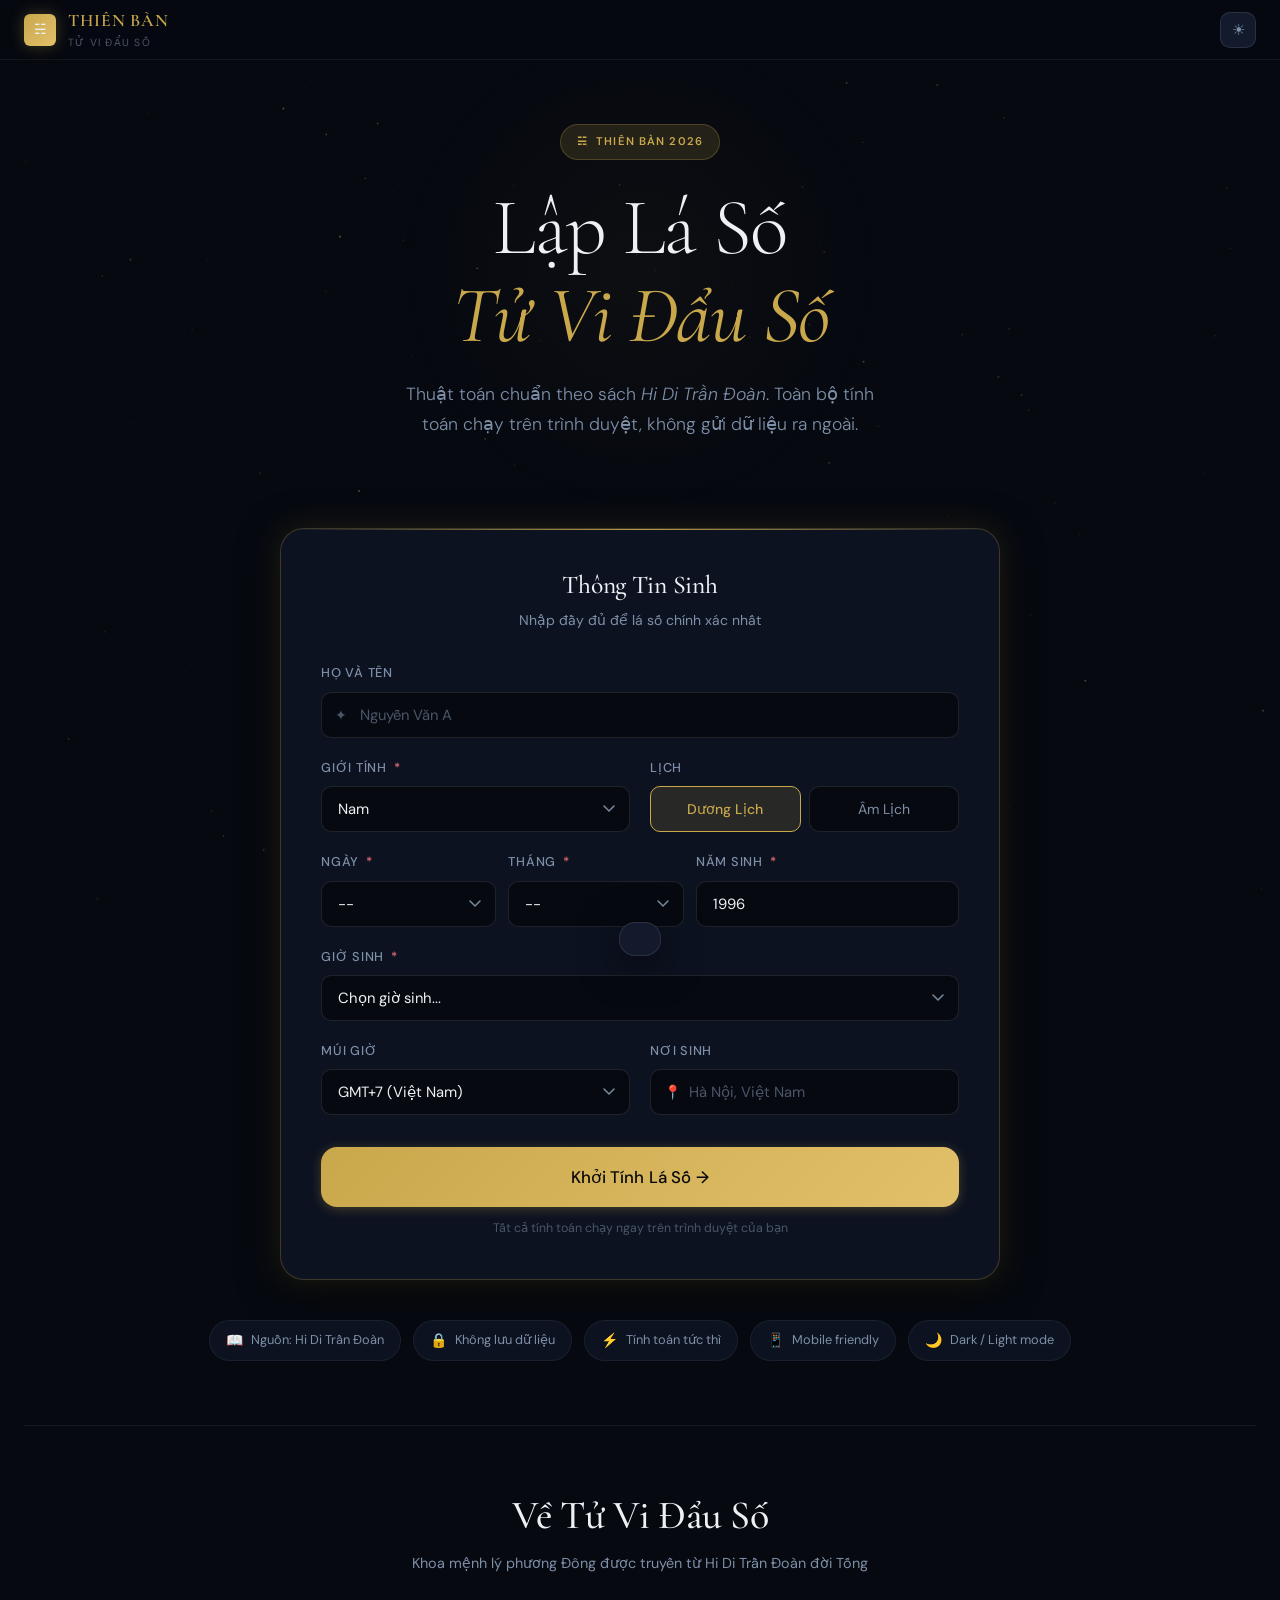
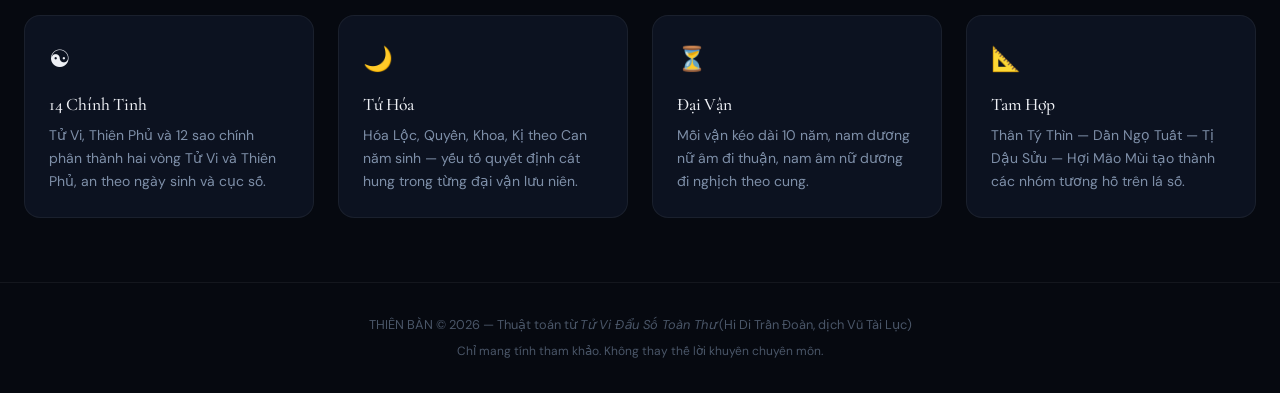
<file: thienban/index.html>
<!DOCTYPE html>
<html lang="vi" data-theme="dark">
<head>
<meta charset="UTF-8">
<meta name="viewport" content="width=device-width,initial-scale=1,maximum-scale=1">
<title>Thiên Bàn — Lập Lá Số Tử Vi Đẩu Số</title>
<meta name="description" content="Lập lá số Tử Vi Đẩu Số trực tuyến. Thuật toán chuẩn theo sách Hi Di Trần Đoàn. Miễn phí, không cần đăng nhập.">
<link rel="preconnect" href="https://fonts.googleapis.com">
<link rel="preconnect" href="https://fonts.gstatic.com" crossorigin>
<link href="https://fonts.googleapis.com/css2?family=Cormorant+Garamond:ital,wght@0,300;0,400;0,500;0,600;0,700;1,300;1,400;1,500&family=DM+Sans:opsz,wght@9..40,300;9..40,400;9..40,500;9..40,600&family=DM+Mono:wght@300;400;500&display=swap" rel="stylesheet">
<link rel="stylesheet" href="css/design-system.css">
<link rel="stylesheet" href="css/landing.css">
<link rel="stylesheet" href="css/laso.css">
<style>
/* Extra inline polish */
.hero-decoration {
  position:absolute;top:-40px;left:50%;transform:translateX(-50%);
  width:500px;height:500px;border-radius:50%;
  background:radial-gradient(circle,rgba(201,168,76,0.04) 0%,transparent 70%);
  pointer-events:none;
}
[data-theme="light"] .hero-decoration{background:radial-gradient(circle,rgba(139,90,35,0.05) 0%,transparent 70%);}

.form-section-divider{
  display:flex;align-items:center;gap:12px;
  margin:20px 0 8px;
  font-size:0.7rem;font-weight:700;letter-spacing:0.1em;
  text-transform:uppercase;color:var(--text-tertiary);
}
.form-section-divider::before,.form-section-divider::after{
  content:'';flex:1;height:1px;background:var(--border-subtle);
}
.laso-header-bar{
  display:flex;align-items:center;gap:12px;margin-bottom:20px;
}
.back-btn{
  display:flex;align-items:center;gap:6px;
  padding:8px 14px;border:1px solid var(--border-default);
  border-radius:8px;background:var(--bg-elevated);
  color:var(--text-secondary);font-size:0.8125rem;
  cursor:pointer;transition:all .15s;text-decoration:none;
  font-family:var(--font-body);
}
.back-btn:hover{border-color:var(--border-gold);color:var(--text-gold);}
.laso-actions{display:flex;gap:8px;margin-left:auto;}
@media print{
  .site-header,.back-btn,.laso-actions,.drawer,.drawer-overlay,.laso-tabs{display:none!important;}
  body{background:#fff!important;}
  .laso-grid-wrapper{max-width:100%!important;}
}
</style>
</head>
<body>
<!-- Starfield -->
<div class="starfield"><canvas id="starfieldCanvas"></canvas></div>

<!-- Header -->
<header class="site-header">
  <div class="container header-inner">
    <a href="#" class="logo" onclick="showView('landing');return false;">
      <div class="logo-icon">☵</div>
      <div>
        <div class="logo-text">THIÊN BÀN</div>
        <div class="logo-sub">Tử Vi Đẩu Số</div>
      </div>
    </a>
    <div class="header-actions">
      <button class="theme-toggle" id="themeToggle" title="Chuyển chủ đề">☀</button>
    </div>
  </div>
</header>

<!-- Main -->
<main class="main-content">

  <!-- ═══ LANDING VIEW ═══ -->
  <div class="view active" id="view-landing">
    <div class="container">
      <!-- Hero -->
      <section class="hero" style="position:relative;">
        <div class="hero-decoration"></div>
        <div class="hero-eyebrow animate-in">
          <span>☵</span>
          <span>THIÊN BÀN 2026</span>
        </div>
        <h1 class="hero-title animate-in animate-in-delay-1">
          Lập Lá Số<br><em>Tử Vi Đẩu Số</em>
        </h1>
        <p class="hero-subtitle animate-in animate-in-delay-2">
          Thuật toán chuẩn theo sách <em>Hi Di Trần Đoàn</em>. Toàn bộ tính toán chạy trên trình duyệt, không gửi dữ liệu ra ngoài.
        </p>
      </section>

      <!-- Form -->
      <div class="animate-in animate-in-delay-3">
        <form class="form-card" id="formLapLaSo" autocomplete="off">
          <div class="form-card-header">
            <h2 class="form-card-title">Thông Tin Sinh</h2>
            <p class="form-card-desc">Nhập đầy đủ để lá số chính xác nhất</p>
          </div>

          <div class="form-grid">
            <!-- Họ tên -->
            <div class="form-group full-width">
              <label class="form-label">Họ và Tên</label>
              <div class="input-wrapper">
                <span class="input-icon">✦</span>
                <input type="text" name="ten" class="form-input" placeholder="Nguyễn Văn A" maxlength="60">
              </div>
            </div>

            <!-- Giới tính -->
            <div class="form-group">
              <label class="form-label">Giới Tính <span class="required">*</span></label>
              <select name="gioi_tinh" class="form-select" required>
                <option value="nam">Nam</option>
                <option value="nu">Nữ</option>
              </select>
            </div>

            <!-- Âm/Dương Lịch -->
            <div class="form-group">
              <label class="form-label">Lịch</label>
              <div class="radio-group">
                <div class="radio-option">
                  <input type="radio" name="lich" id="lichDuong" value="duong" checked>
                  <label for="lichDuong">Dương Lịch</label>
                </div>
                <div class="radio-option">
                  <input type="radio" name="lich" id="lichAm" value="am">
                  <label for="lichAm">Âm Lịch</label>
                </div>
              </div>
            </div>

            <!-- Ngày Tháng Năm -->
            <div class="date-row">
              <div class="form-group">
                <label class="form-label">Ngày <span class="required">*</span></label>
                <!-- Ngày -->
<select name="ngay" class="form-select" required>
  <option value="">--</option>
  <option value="1">1</option>
  <option value="2">2</option>
  <option value="3">3</option>
  <option value="4">4</option>
  <option value="5">5</option>
  <option value="6">6</option>
  <option value="7">7</option>
  <option value="8">8</option>
  <option value="9">9</option>
  <option value="10">10</option>
  <option value="11">11</option>
  <option value="12">12</option>
  <option value="13">13</option>
  <option value="14">14</option>
  <option value="15">15</option>
  <option value="16">16</option>
  <option value="17">17</option>
  <option value="18">18</option>
  <option value="19">19</option>
  <option value="20">20</option>
  <option value="21">21</option>
  <option value="22">22</option>
  <option value="23">23</option>
  <option value="24">24</option>
  <option value="25">25</option>
  <option value="26">26</option>
  <option value="27">27</option>
  <option value="28">28</option>
  <option value="29">29</option>
  <option value="30">30</option>
  <option value="31">31</option>
</select>
              </div>
              <div class="form-group">
                <label class="form-label">Tháng <span class="required">*</span></label>
               <!-- Tháng -->
<select name="thang" class="form-select" required>
  <option value="">--</option>
  <option value="1">01</option>
  <option value="2">02</option>
  <option value="3">03</option>
  <option value="4">04</option>
  <option value="5">05</option>
  <option value="6">06</option>
  <option value="7">07</option>
  <option value="8">08</option>
  <option value="9">09</option>
  <option value="10">10</option>
  <option value="11">11</option>
  <option value="12">12</option>
</select>
              </div>
              <div class="form-group date-year">
                <label class="form-label">Năm Sinh <span class="required">*</span></label>
                <input type="number" name="nam" id="inp-nam" class="form-input" placeholder="1990" min="1900" max="2050" required>
              </div>
            </div>

            <!-- Giờ sinh -->
            <div class="form-group full-width">
              <label class="form-label">Giờ Sinh <span class="required">*</span></label>
              <select name="gio" class="form-select" required>
                <option value="">Chọn giờ sinh...</option>
                <option value="0">Giờ Tý (23:00 – 01:00)</option>
                <option value="1">Giờ Sửu (01:00 – 03:00)</option>
                <option value="2">Giờ Dần (03:00 – 05:00)</option>
                <option value="3">Giờ Mão (05:00 – 07:00)</option>
                <option value="4">Giờ Thìn (07:00 – 09:00)</option>
                <option value="5">Giờ Tị (09:00 – 11:00)</option>
                <option value="6">Giờ Ngọ (11:00 – 13:00)</option>
                <option value="7">Giờ Mùi (13:00 – 15:00)</option>
                <option value="8">Giờ Thân (15:00 – 17:00)</option>
                <option value="9">Giờ Dậu (17:00 – 19:00)</option>
                <option value="10">Giờ Tuất (19:00 – 21:00)</option>
                <option value="11">Giờ Hợi (21:00 – 23:00)</option>
              </select>
            </div>

            <!-- Múi giờ -->
            <div class="form-group">
              <label class="form-label">Múi Giờ</label>
              <select name="timezone" class="form-select">
                <option value="7" selected>GMT+7 (Việt Nam)</option>
                <option value="8">GMT+8 (Trung Quốc)</option>
                <option value="0">GMT+0 (UTC)</option>
                <option value="-5">GMT-5 (Mỹ EST)</option>
                <option value="-8">GMT-8 (Mỹ PST)</option>
              </select>
            </div>

            <!-- Nơi sinh (hiển thị nhưng không tính) -->
            <div class="form-group">
              <label class="form-label">Nơi Sinh</label>
              <div class="input-wrapper">
                <span class="input-icon">📍</span>
                <input type="text" name="noisinh" class="form-input" placeholder="Hà Nội, Việt Nam" maxlength="80">
              </div>
            </div>
          </div>

          <!-- Submit -->
          <div class="form-submit">
            <button type="submit" class="btn btn-primary btn-xl btn-full">
              Khởi Tính Lá Số →
            </button>
            <p class="form-hint">Tất cả tính toán chạy ngay trên trình duyệt của bạn</p>
          </div>
        </form>
      </div>

      <!-- Feature chips -->
      <div class="feature-chips animate-in animate-in-delay-4">
        <div class="feature-chip"><span class="chip-icon">📖</span>Nguồn: Hi Di Trần Đoàn</div>
        <div class="feature-chip"><span class="chip-icon">🔒</span>Không lưu dữ liệu</div>
        <div class="feature-chip"><span class="chip-icon">⚡</span>Tính toán tức thì</div>
        <div class="feature-chip"><span class="chip-icon">📱</span>Mobile friendly</div>
        <div class="feature-chip"><span class="chip-icon">🌙</span>Dark / Light mode</div>
      </div>

      <!-- Info cards -->
      <section class="info-section">
        <div class="section-heading">
          <h2>Về Tử Vi Đẩu Số</h2>
          <p>Khoa mệnh lý phương Đông được truyền từ Hi Di Trần Đoàn đời Tống</p>
        </div>
        <div class="info-grid">
          <div class="info-card">
            <div class="info-card-icon">☯</div>
            <h3 class="info-card-title">14 Chính Tinh</h3>
            <p class="info-card-text">Tử Vi, Thiên Phủ và 12 sao chính phân thành hai vòng Tử Vi và Thiên Phủ, an theo ngày sinh và cục số.</p>
          </div>
          <div class="info-card">
            <div class="info-card-icon">🌙</div>
            <h3 class="info-card-title">Tứ Hóa</h3>
            <p class="info-card-text">Hóa Lộc, Quyền, Khoa, Kị theo Can năm sinh — yếu tố quyết định cát hung trong từng đại vận lưu niên.</p>
          </div>
          <div class="info-card">
            <div class="info-card-icon">⏳</div>
            <h3 class="info-card-title">Đại Vận</h3>
            <p class="info-card-text">Mỗi vận kéo dài 10 năm, nam dương nữ âm đi thuận, nam âm nữ dương đi nghịch theo cung.</p>
          </div>
          <div class="info-card">
            <div class="info-card-icon">📐</div>
            <h3 class="info-card-title">Tam Hợp</h3>
            <p class="info-card-text">Thân Tý Thìn — Dần Ngọ Tuất — Tị Dậu Sửu — Hợi Mão Mùi tạo thành các nhóm tương hỗ trên lá số.</p>
          </div>
        </div>
      </section>
    </div>

    <!-- Footer -->
    <footer class="site-footer">
      <div class="container">
        <p>THIÊN BÀN © 2026 — Thuật toán từ <em>Tử Vi Đẩu Số Toàn Thư</em> (Hi Di Trần Đoàn, dịch Vũ Tài Lục)</p>
        <p style="margin-top:6px;font-size:0.75rem;color:var(--text-tertiary)">Chỉ mang tính tham khảo. Không thay thế lời khuyên chuyên môn.</p>
      </div>
    </footer>
  </div>

  <!-- ═══ LÁ SỐ VIEW ═══ -->
  <div class="view" id="view-laso">
    <div class="container laso-view">
      <!-- Back & Header Bar -->
      <div class="laso-header-bar">
        <button class="back-btn" id="btnBack">← Quay lại</button>
        <div class="laso-actions">
          <button class="btn btn-secondary" onclick="window.print()" style="height:36px;padding:0 14px;font-size:0.8rem;">🖨 In</button>
        </div>
      </div>

      <!-- Person header -->
      <div class="laso-header">
        <div class="laso-person-info">
          <h2 id="lasoName">—</h2>
          <div class="laso-person-meta" id="lasoMeta"></div>
        </div>
      </div>

      <!-- Tabs -->
      <div class="laso-tabs">
        <div class="tabs-nav">
          <button class="tab-btn active" data-tab="laso">Lá Số</button>
          <button class="tab-btn" data-tab="daivan">Đại Vận</button>
          <button class="tab-btn" data-tab="thongtin">Thông Tin</button>
        </div>
      </div>

      <!-- Content -->
      <div id="lasoContent"></div>
    </div>
  </div>

</main>

<!-- ═══ DRAWER ═══ -->
<div class="drawer-overlay" id="drawerOverlay"></div>
<aside class="drawer" id="drawer">
  <div class="drawer-header">
    <span id="drawerTitle" style="font-family:var(--font-display);font-size:1.1rem;font-weight:500;"></span>
    <button class="drawer-close" id="btnCloseDrawer">✕</button>
  </div>
  <div class="drawer-body" id="drawerBody"></div>
</aside>

<!-- Toast -->
<div class="toast" id="toast"></div>

<!-- Scripts -->
<script src="js/tuvi-algorithm.js"></script>
<script src="js/star-data.js"></script>
<script src="js/app.js"></script>
</body>
</html>
</file>
<file: thienban/css/design-system.css>
/* ═══════════════════════════════════════════════════════════
   THIÊN BÀN — Design System
   Tử Vi Đẩu Số Modern Interface 2026
═══════════════════════════════════════════════════════════ */

@import url('https://fonts.googleapis.com/css2?family=Cormorant+Garamond:ital,wght@0,300;0,400;0,500;0,600;0,700;1,300;1,400;1,500&family=DM+Sans:ital,opsz,wght@0,9..40,300;0,9..40,400;0,9..40,500;0,9..40,600;1,9..40,300&family=DM+Mono:wght@300;400;500&display=swap');

/* ─── CSS Custom Properties ─── */
:root {
  /* Color Tokens - Dark Mode (default) */
  --bg-base:        #060910;
  --bg-surface:     #0C1220;
  --bg-elevated:    #121A2C;
  --bg-overlay:     #182235;
  --bg-hover:       rgba(201,168,76,0.06);

  --border-subtle:  rgba(255,255,255,0.06);
  --border-default: rgba(255,255,255,0.10);
  --border-strong:  rgba(255,255,255,0.18);
  --border-gold:    rgba(201,168,76,0.25);
  --border-gold-strong: rgba(201,168,76,0.55);

  --text-primary:   #EEF0F5;
  --text-secondary: #7E8FA8;
  --text-tertiary:  #4A5668;
  --text-gold:      #C9A84C;
  --text-jade:      #4ECDB4;

  --accent-gold:    #C9A84C;
  --accent-gold-light: #E2C06A;
  --accent-gold-dim: rgba(201,168,76,0.15);
  --accent-jade:    #4ECDB4;
  --accent-jade-dim: rgba(78,205,180,0.15);
  --accent-rose:    #E87078;
  --accent-sky:     #74C0FC;

  /* Star Colors */
  --star-main:      #FFD97D;
  --star-main-glow: rgba(255,217,125,0.25);
  --star-lucky:     #74C0FC;
  --star-lucky-glow: rgba(116,192,252,0.2);
  --star-bad:       #FF6B6B;
  --star-bad-glow:  rgba(255,107,107,0.2);
  --star-neutral:   #A9B8CC;
  --star-transform: #B78FFF;
  --star-transform-glow: rgba(183,143,255,0.2);

  /* Hóa tinh colors */
  --hoa-loc:    #22C55E;
  --hoa-quyen: #F59E0B;
  --hoa-khoa:  #3B82F6;
  --hoa-ki:    #EF4444;

  /* Typography */
  --font-display: 'Cormorant Garamond', 'Times New Roman', serif;
  --font-body:    'DM Sans', -apple-system, sans-serif;
  --font-mono:    'DM Mono', 'Courier New', monospace;

  /* Spacing Scale */
  --space-1:  4px;
  --space-2:  8px;
  --space-3:  12px;
  --space-4:  16px;
  --space-5:  20px;
  --space-6:  24px;
  --space-8:  32px;
  --space-10: 40px;
  --space-12: 48px;
  --space-16: 64px;

  /* Border Radius */
  --radius-sm:   6px;
  --radius-md:   10px;
  --radius-lg:   16px;
  --radius-xl:   24px;
  --radius-full: 9999px;

  /* Shadows */
  --shadow-sm:  0 1px 3px rgba(0,0,0,0.4);
  --shadow-md:  0 4px 16px rgba(0,0,0,0.5);
  --shadow-lg:  0 8px 40px rgba(0,0,0,0.7);
  --shadow-gold: 0 0 30px rgba(201,168,76,0.15);
  --shadow-glow: 0 0 60px rgba(201,168,76,0.08);

  /* Transitions */
  --ease-smooth: cubic-bezier(0.4, 0, 0.2, 1);
  --ease-spring: cubic-bezier(0.34, 1.56, 0.64, 1);
  --ease-out:    cubic-bezier(0, 0, 0.2, 1);
  --transition-fast:   150ms var(--ease-smooth);
  --transition-base:   250ms var(--ease-smooth);
  --transition-slow:   400ms var(--ease-smooth);

  /* Layout */
  --max-width: 1280px;
  --header-height: 60px;
}

/* ─── Light Mode ─── */
[data-theme="light"] {
  --bg-base:        #F4F1EA;
  --bg-surface:     #FDFBF7;
  --bg-elevated:    #FFFFFF;
  --bg-overlay:     #F0EDE5;
  --bg-hover:       rgba(139,90,35,0.05);

  --border-subtle:  rgba(0,0,0,0.05);
  --border-default: rgba(0,0,0,0.09);
  --border-strong:  rgba(0,0,0,0.16);
  --border-gold:    rgba(139,90,35,0.2);
  --border-gold-strong: rgba(139,90,35,0.45);

  --text-primary:   #1A1814;
  --text-secondary: #5C5044;
  --text-tertiary:  #A09080;
  --text-gold:      #7A4E1A;
  --text-jade:      #1A7A6A;

  --accent-gold:    #8B5A23;
  --accent-gold-light: #A36D2D;
  --accent-gold-dim: rgba(139,90,35,0.1);
  --accent-jade:    #1A9A84;
  --accent-jade-dim: rgba(26,154,132,0.1);

  --star-main:      #8B5A23;
  --star-main-glow: rgba(139,90,35,0.15);
  --star-lucky:     #1A5C9A;
  --star-lucky-glow: rgba(26,92,154,0.12);
  --star-bad:       #C0392B;
  --star-bad-glow:  rgba(192,57,43,0.12);
  --star-neutral:   #5C6878;
  --star-transform: #6B4FA8;
  --star-transform-glow: rgba(107,79,168,0.12);

  --hoa-loc:    #16A34A;
  --hoa-quyen: #D97706;
  --hoa-khoa:  #2563EB;
  --hoa-ki:    #DC2626;

  --shadow-sm:  0 1px 3px rgba(0,0,0,0.08);
  --shadow-md:  0 4px 16px rgba(0,0,0,0.1);
  --shadow-lg:  0 8px 40px rgba(0,0,0,0.15);
  --shadow-gold: 0 0 30px rgba(139,90,35,0.08);
  --shadow-glow: 0 0 60px rgba(139,90,35,0.05);
}

/* ─── Reset & Base ─── */
*, *::before, *::after {
  box-sizing: border-box;
  margin: 0;
  padding: 0;
}

html {
  font-size: 16px;
  -webkit-text-size-adjust: 100%;
  scroll-behavior: smooth;
}

body {
  font-family: var(--font-body);
  background: var(--bg-base);
  color: var(--text-primary);
  line-height: 1.6;
  min-height: 100vh;
  overflow-x: hidden;
  transition: background var(--transition-slow), color var(--transition-slow);
}

/* ─── Scrollbar ─── */
::-webkit-scrollbar { width: 5px; height: 5px; }
::-webkit-scrollbar-track { background: var(--bg-base); }
::-webkit-scrollbar-thumb { background: var(--border-default); border-radius: 3px; }
::-webkit-scrollbar-thumb:hover { background: var(--border-strong); }

/* ─── Star field background ─── */
.starfield {
  position: fixed;
  inset: 0;
  pointer-events: none;
  z-index: 0;
  overflow: hidden;
}

.starfield canvas {
  width: 100%;
  height: 100%;
}

/* ─── Typography ─── */
.font-display { font-family: var(--font-display); }
.font-mono    { font-family: var(--font-mono); }

h1, h2, h3, h4 {
  font-family: var(--font-display);
  font-weight: 500;
  line-height: 1.25;
  letter-spacing: -0.01em;
}

/* ─── Layout Utilities ─── */
.container {
  width: 100%;
  max-width: var(--max-width);
  margin: 0 auto;
  padding: 0 var(--space-6);
}

@media (max-width: 640px) {
  .container { padding: 0 var(--space-4); }
}

/* ─── Header ─── */
.site-header {
  position: fixed;
  top: 0;
  left: 0;
  right: 0;
  height: var(--header-height);
  z-index: 100;
  background: rgba(6,9,16,0.85);
  backdrop-filter: blur(20px) saturate(1.8);
  -webkit-backdrop-filter: blur(20px) saturate(1.8);
  border-bottom: 1px solid var(--border-subtle);
  transition: background var(--transition-slow);
}

[data-theme="light"] .site-header {
  background: rgba(244,241,234,0.88);
}

.header-inner {
  height: 100%;
  display: flex;
  align-items: center;
  justify-content: space-between;
  gap: var(--space-4);
}

.logo {
  display: flex;
  align-items: center;
  gap: var(--space-3);
  text-decoration: none;
  color: var(--text-primary);
  flex-shrink: 0;
}

.logo-icon {
  width: 32px;
  height: 32px;
  background: linear-gradient(135deg, var(--accent-gold), var(--accent-gold-light));
  border-radius: var(--radius-sm);
  display: flex;
  align-items: center;
  justify-content: center;
  font-size: 14px;
  box-shadow: 0 0 16px rgba(201,168,76,0.3);
}

.logo-text {
  font-family: var(--font-display);
  font-size: 1.1rem;
  font-weight: 600;
  letter-spacing: 0.05em;
  color: var(--text-gold);
}

.logo-sub {
  font-size: 0.65rem;
  color: var(--text-tertiary);
  letter-spacing: 0.12em;
  text-transform: uppercase;
  font-weight: 400;
  display: none;
}

@media (min-width: 480px) { .logo-sub { display: block; } }

.header-actions {
  display: flex;
  align-items: center;
  gap: var(--space-2);
}

/* ─── Theme Toggle ─── */
.theme-toggle {
  width: 36px;
  height: 36px;
  border: 1px solid var(--border-default);
  border-radius: var(--radius-md);
  background: var(--bg-elevated);
  color: var(--text-secondary);
  cursor: pointer;
  display: flex;
  align-items: center;
  justify-content: center;
  transition: all var(--transition-fast);
  font-size: 15px;
}

.theme-toggle:hover {
  border-color: var(--border-gold);
  color: var(--accent-gold);
  background: var(--accent-gold-dim);
}

/* ─── Button System ─── */
.btn {
  display: inline-flex;
  align-items: center;
  justify-content: center;
  gap: var(--space-2);
  height: 40px;
  padding: 0 var(--space-5);
  border-radius: var(--radius-md);
  font-family: var(--font-body);
  font-size: 0.875rem;
  font-weight: 500;
  letter-spacing: 0.01em;
  cursor: pointer;
  transition: all var(--transition-fast);
  border: none;
  text-decoration: none;
  white-space: nowrap;
  position: relative;
  overflow: hidden;
}

.btn::after {
  content: '';
  position: absolute;
  inset: 0;
  background: white;
  opacity: 0;
  transition: opacity var(--transition-fast);
}

.btn:hover::after { opacity: 0.06; }
.btn:active::after { opacity: 0.12; }

.btn-primary {
  background: linear-gradient(135deg, var(--accent-gold) 0%, var(--accent-gold-light) 100%);
  color: #0A0A0A;
  box-shadow: 0 2px 12px rgba(201,168,76,0.3);
}

.btn-primary:hover {
  box-shadow: 0 4px 24px rgba(201,168,76,0.45);
  transform: translateY(-1px);
}

[data-theme="light"] .btn-primary {
  color: #FFFFFF;
  background: linear-gradient(135deg, #8B5A23 0%, #A36D2D 100%);
  box-shadow: 0 2px 12px rgba(139,90,35,0.3);
}

.btn-secondary {
  background: var(--bg-elevated);
  color: var(--text-primary);
  border: 1px solid var(--border-default);
}

.btn-secondary:hover {
  border-color: var(--border-gold);
  color: var(--text-gold);
}

.btn-ghost {
  background: transparent;
  color: var(--text-secondary);
  border: 1px solid transparent;
}

.btn-ghost:hover {
  background: var(--bg-hover);
  color: var(--text-primary);
}

.btn-lg {
  height: 52px;
  padding: 0 var(--space-8);
  font-size: 1rem;
  border-radius: var(--radius-lg);
}

.btn-xl {
  height: 60px;
  padding: 0 var(--space-10);
  font-size: 1.05rem;
  border-radius: var(--radius-lg);
}

.btn-full { width: 100%; }

/* ─── Card System ─── */
.card {
  background: var(--bg-surface);
  border: 1px solid var(--border-subtle);
  border-radius: var(--radius-lg);
  transition: border-color var(--transition-fast);
}

.card-elevated {
  background: var(--bg-elevated);
  border-color: var(--border-default);
}

.card-gold {
  border-color: var(--border-gold);
  box-shadow: var(--shadow-gold);
}

/* ─── Form System ─── */
.form-group {
  display: flex;
  flex-direction: column;
  gap: var(--space-2);
}

.form-label {
  font-size: 0.8rem;
  font-weight: 500;
  color: var(--text-secondary);
  letter-spacing: 0.06em;
  text-transform: uppercase;
}

.form-label .required {
  color: var(--accent-rose);
  margin-left: 3px;
}

.form-input, .form-select {
  height: 46px;
  padding: 0 var(--space-4);
  background: var(--bg-base);
  border: 1px solid var(--border-default);
  border-radius: var(--radius-md);
  color: var(--text-primary);
  font-family: var(--font-body);
  font-size: 0.925rem;
  transition: border-color var(--transition-fast), box-shadow var(--transition-fast);
  appearance: none;
  -webkit-appearance: none;
  outline: none;
  width: 100%;
}

.form-input::placeholder { color: var(--text-tertiary); }

.form-input:focus, .form-select:focus {
  border-color: var(--accent-gold);
  box-shadow: 0 0 0 3px rgba(201,168,76,0.12);
}

[data-theme="light"] .form-input,
[data-theme="light"] .form-select {
  background: #FFFFFF;
}

.form-select {
  background-image: url("data:image/svg+xml,%3Csvg xmlns='http://www.w3.org/2000/svg' width='12' height='8' viewBox='0 0 12 8'%3E%3Cpath d='M1 1l5 5 5-5' stroke='%237A8BA0' stroke-width='1.5' fill='none' stroke-linecap='round'/%3E%3C/svg%3E");
  background-repeat: no-repeat;
  background-position: right 14px center;
  padding-right: 38px;
  cursor: pointer;
}

/* Radio Group (Âm/Dương Lịch) */
.radio-group {
  display: flex;
  gap: var(--space-2);
}

.radio-option {
  flex: 1;
  position: relative;
}

.radio-option input {
  position: absolute;
  opacity: 0;
  width: 0;
  height: 0;
}

.radio-option label {
  display: flex;
  align-items: center;
  justify-content: center;
  height: 46px;
  border: 1px solid var(--border-default);
  border-radius: var(--radius-md);
  cursor: pointer;
  font-size: 0.875rem;
  color: var(--text-secondary);
  transition: all var(--transition-fast);
  background: var(--bg-base);
}

.radio-option input:checked + label {
  border-color: var(--accent-gold);
  background: var(--accent-gold-dim);
  color: var(--text-gold);
  font-weight: 500;
}

.radio-option label:hover {
  border-color: var(--border-strong);
  color: var(--text-primary);
}

/* ─── Tabs ─── */
.tabs-nav {
  display: flex;
  gap: var(--space-1);
  background: var(--bg-elevated);
  padding: var(--space-1);
  border-radius: var(--radius-md);
  border: 1px solid var(--border-subtle);
}

.tab-btn {
  flex: 1;
  height: 34px;
  padding: 0 var(--space-4);
  border: none;
  border-radius: var(--radius-sm);
  background: transparent;
  color: var(--text-secondary);
  font-family: var(--font-body);
  font-size: 0.8125rem;
  font-weight: 500;
  cursor: pointer;
  transition: all var(--transition-fast);
  white-space: nowrap;
}

.tab-btn.active {
  background: var(--bg-overlay);
  color: var(--text-primary);
  box-shadow: var(--shadow-sm);
}

.tab-btn:hover:not(.active) {
  color: var(--text-primary);
  background: var(--bg-hover);
}

/* ─── Tooltip ─── */
.tooltip-container {
  position: relative;
}

.tooltip {
  position: absolute;
  bottom: calc(100% + 8px);
  left: 50%;
  transform: translateX(-50%) translateY(4px);
  background: var(--bg-overlay);
  border: 1px solid var(--border-default);
  border-radius: var(--radius-md);
  padding: var(--space-3) var(--space-4);
  font-size: 0.8125rem;
  color: var(--text-primary);
  white-space: nowrap;
  pointer-events: none;
  opacity: 0;
  transition: all var(--transition-fast);
  z-index: 50;
  box-shadow: var(--shadow-md);
  max-width: 200px;
  white-space: normal;
  text-align: center;
  min-width: 120px;
}

.tooltip::after {
  content: '';
  position: absolute;
  top: 100%;
  left: 50%;
  transform: translateX(-50%);
  border: 5px solid transparent;
  border-top-color: var(--border-default);
}

.tooltip-container:hover .tooltip,
.tooltip-container.active .tooltip {
  opacity: 1;
  transform: translateX(-50%) translateY(0);
}

/* ─── Badge / Tag ─── */
.badge {
  display: inline-flex;
  align-items: center;
  gap: 4px;
  padding: 2px 8px;
  border-radius: var(--radius-full);
  font-size: 0.7rem;
  font-weight: 600;
  letter-spacing: 0.05em;
  text-transform: uppercase;
}

.badge-gold {
  background: var(--accent-gold-dim);
  color: var(--text-gold);
  border: 1px solid var(--border-gold);
}

.badge-jade {
  background: var(--accent-jade-dim);
  color: var(--text-jade);
  border: 1px solid rgba(78,205,180,0.25);
}

/* ─── Drawer ─── */
.drawer-overlay {
  position: fixed;
  inset: 0;
  background: rgba(0,0,0,0.65);
  backdrop-filter: blur(4px);
  z-index: 200;
  opacity: 0;
  pointer-events: none;
  transition: opacity var(--transition-base);
}

.drawer-overlay.open {
  opacity: 1;
  pointer-events: all;
}

.drawer {
  position: fixed;
  top: 0;
  right: 0;
  bottom: 0;
  width: min(420px, 100vw);
  background: var(--bg-surface);
  border-left: 1px solid var(--border-default);
  z-index: 201;
  transform: translateX(100%);
  transition: transform var(--transition-slow);
  overflow-y: auto;
  overflow-x: hidden;
}

.drawer.open {
  transform: translateX(0);
}

.drawer-header {
  position: sticky;
  top: 0;
  background: var(--bg-surface);
  border-bottom: 1px solid var(--border-subtle);
  padding: var(--space-5) var(--space-6);
  display: flex;
  align-items: center;
  justify-content: space-between;
  backdrop-filter: blur(20px);
  z-index: 1;
}

.drawer-close {
  width: 32px;
  height: 32px;
  border: 1px solid var(--border-default);
  border-radius: var(--radius-sm);
  background: transparent;
  color: var(--text-secondary);
  cursor: pointer;
  display: flex;
  align-items: center;
  justify-content: center;
  transition: all var(--transition-fast);
  font-size: 18px;
}

.drawer-close:hover {
  background: var(--bg-hover);
  color: var(--text-primary);
}

.drawer-body {
  padding: var(--space-6);
}

/* ─── Loading State ─── */
.loading-overlay {
  position: fixed;
  inset: 0;
  background: var(--bg-base);
  z-index: 300;
  display: flex;
  flex-direction: column;
  align-items: center;
  justify-content: center;
  gap: var(--space-6);
  opacity: 1;
  transition: opacity var(--transition-slow);
}

.loading-overlay.hidden {
  opacity: 0;
  pointer-events: none;
}

.loading-spinner {
  width: 48px;
  height: 48px;
  border: 2px solid var(--border-default);
  border-top-color: var(--accent-gold);
  border-radius: 50%;
  animation: spin 0.8s linear infinite;
}

@keyframes spin {
  to { transform: rotate(360deg); }
}

/* ─── Animations ─── */
@keyframes fadeInUp {
  from { opacity: 0; transform: translateY(20px); }
  to   { opacity: 1; transform: translateY(0); }
}

@keyframes fadeIn {
  from { opacity: 0; }
  to   { opacity: 1; }
}

@keyframes shimmer {
  0%   { background-position: -200% 0; }
  100% { background-position: 200% 0; }
}

@keyframes pulse-glow {
  0%, 100% { box-shadow: 0 0 8px rgba(201,168,76,0.2); }
  50% { box-shadow: 0 0 20px rgba(201,168,76,0.5); }
}

.animate-in {
  animation: fadeInUp 0.5s var(--ease-out) both;
}

.animate-in-delay-1 { animation-delay: 80ms; }
.animate-in-delay-2 { animation-delay: 160ms; }
.animate-in-delay-3 { animation-delay: 240ms; }
.animate-in-delay-4 { animation-delay: 320ms; }

/* ─── Divider ─── */
.divider {
  height: 1px;
  background: var(--border-subtle);
  margin: var(--space-6) 0;
}

.divider-gold {
  background: linear-gradient(90deg, transparent, var(--border-gold), transparent);
}

/* ─── Notification Toast ─── */
.toast {
  position: fixed;
  bottom: var(--space-6);
  left: 50%;
  transform: translateX(-50%) translateY(80px);
  background: var(--bg-elevated);
  border: 1px solid var(--border-default);
  border-radius: var(--radius-lg);
  padding: var(--space-4) var(--space-5);
  font-size: 0.875rem;
  color: var(--text-primary);
  box-shadow: var(--shadow-lg);
  transition: transform 0.3s var(--ease-spring);
  z-index: 400;
  white-space: nowrap;
}

.toast.show {
  transform: translateX(-50%) translateY(0);
}
</file>
<file: thienban/css/landing.css>
/* ═══════════════════════════════════════════════════════════
   THIÊN BÀN — Landing Page Styles
═══════════════════════════════════════════════════════════ */

/* ─── Main Layout ─── */
.main-content {
  position: relative;
  z-index: 1;
  min-height: 100vh;
  padding-top: var(--header-height);
}

/* ─── View Management ─── */
.view {
  display: none;
  animation: fadeIn 0.4s var(--ease-out);
}

.view.active { display: block; }

/* ─── Landing Hero ─── */
.hero {
  padding: var(--space-16) 0 var(--space-12);
  text-align: center;
  position: relative;
}

.hero-eyebrow {
  display: inline-flex;
  align-items: center;
  gap: var(--space-2);
  padding: var(--space-2) var(--space-4);
  background: var(--accent-gold-dim);
  border: 1px solid var(--border-gold);
  border-radius: var(--radius-full);
  font-size: 0.7rem;
  font-weight: 600;
  color: var(--text-gold);
  letter-spacing: 0.1em;
  text-transform: uppercase;
  margin-bottom: var(--space-6);
}

.hero-title {
  font-family: var(--font-display);
  font-size: clamp(2.5rem, 7vw, 5rem);
  font-weight: 300;
  line-height: 1.1;
  letter-spacing: -0.02em;
  color: var(--text-primary);
  margin-bottom: var(--space-5);
}

.hero-title em {
  font-style: italic;
  color: var(--accent-gold);
  font-weight: 400;
}

.hero-subtitle {
  font-size: clamp(0.9rem, 2vw, 1.1rem);
  color: var(--text-secondary);
  max-width: 500px;
  margin: 0 auto var(--space-10);
  line-height: 1.7;
  font-weight: 300;
}

/* ─── Form Card ─── */
.form-card {
  max-width: 720px;
  margin: 0 auto;
  background: var(--bg-surface);
  border: 1px solid var(--border-gold);
  border-radius: var(--radius-xl);
  padding: var(--space-10);
  box-shadow: var(--shadow-gold), var(--shadow-lg);
  position: relative;
  overflow: hidden;
}

.form-card::before {
  content: '';
  position: absolute;
  top: 0;
  left: 0;
  right: 0;
  height: 1px;
  background: linear-gradient(90deg,
    transparent 0%,
    rgba(201,168,76,0.6) 30%,
    rgba(201,168,76,0.9) 50%,
    rgba(201,168,76,0.6) 70%,
    transparent 100%
  );
}

[data-theme="light"] .form-card::before {
  background: linear-gradient(90deg,
    transparent 0%,
    rgba(139,90,35,0.5) 30%,
    rgba(139,90,35,0.8) 50%,
    rgba(139,90,35,0.5) 70%,
    transparent 100%
  );
}

.form-card-header {
  margin-bottom: var(--space-8);
  text-align: center;
}

.form-card-title {
  font-family: var(--font-display);
  font-size: 1.6rem;
  font-weight: 500;
  color: var(--text-primary);
  margin-bottom: var(--space-2);
}

.form-card-desc {
  font-size: 0.875rem;
  color: var(--text-secondary);
}

.form-grid {
  display: grid;
  grid-template-columns: 1fr 1fr;
  gap: var(--space-5);
}

.form-grid .form-group.full-width {
  grid-column: 1 / -1;
}

@media (max-width: 600px) {
  .form-grid {
    grid-template-columns: 1fr;
  }
  .form-card {
    padding: var(--space-6) var(--space-5);
  }
}

/* Date birth group - 3 cols */
.date-row {
  grid-column: 1 / -1;
  display: grid;
  grid-template-columns: 1fr 1fr 1.5fr;
  gap: var(--space-3);
}

@media (max-width: 400px) {
  .date-row {
    grid-template-columns: 1fr 1fr;
  }
  .date-row .date-year {
    grid-column: 1 / -1;
  }
}

/* Input with icon */
.input-wrapper {
  position: relative;
}

.input-icon {
  position: absolute;
  left: 14px;
  top: 50%;
  transform: translateY(-50%);
  color: var(--text-tertiary);
  font-size: 14px;
  pointer-events: none;
}

.input-wrapper .form-input,
.input-wrapper .form-select {
  padding-left: 38px;
}

/* Lịch type separator */
.lich-section {
  grid-column: 1 / -1;
}

.lich-label {
  display: block;
  font-size: 0.8rem;
  font-weight: 500;
  color: var(--text-secondary);
  letter-spacing: 0.06em;
  text-transform: uppercase;
  margin-bottom: var(--space-2);
}

/* Submit area */
.form-submit {
  margin-top: var(--space-8);
  display: flex;
  flex-direction: column;
  gap: var(--space-3);
}

.form-hint {
  text-align: center;
  font-size: 0.775rem;
  color: var(--text-tertiary);
}

/* ─── Feature Chips ─── */
.feature-chips {
  display: flex;
  align-items: center;
  justify-content: center;
  flex-wrap: wrap;
  gap: var(--space-3);
  margin-top: var(--space-10);
  padding-bottom: var(--space-16);
}

.feature-chip {
  display: flex;
  align-items: center;
  gap: var(--space-2);
  padding: var(--space-2) var(--space-4);
  background: var(--bg-surface);
  border: 1px solid var(--border-subtle);
  border-radius: var(--radius-full);
  font-size: 0.8rem;
  color: var(--text-secondary);
}

.feature-chip .chip-icon {
  font-size: 14px;
}

/* ─── Info Section ─── */
.info-section {
  padding: var(--space-16) 0;
  border-top: 1px solid var(--border-subtle);
}

.info-grid {
  display: grid;
  grid-template-columns: repeat(auto-fit, minmax(240px, 1fr));
  gap: var(--space-6);
}

.info-card {
  padding: var(--space-6);
  background: var(--bg-surface);
  border: 1px solid var(--border-subtle);
  border-radius: var(--radius-lg);
  transition: border-color var(--transition-fast);
}

.info-card:hover {
  border-color: var(--border-gold);
}

.info-card-icon {
  font-size: 1.5rem;
  margin-bottom: var(--space-4);
}

.info-card-title {
  font-family: var(--font-display);
  font-size: 1.1rem;
  font-weight: 500;
  margin-bottom: var(--space-2);
  color: var(--text-primary);
}

.info-card-text {
  font-size: 0.875rem;
  color: var(--text-secondary);
  line-height: 1.65;
}

/* ─── Section heading ─── */
.section-heading {
  text-align: center;
  margin-bottom: var(--space-10);
}

.section-heading h2 {
  font-size: clamp(1.5rem, 4vw, 2.5rem);
  color: var(--text-primary);
  margin-bottom: var(--space-3);
}

.section-heading p {
  color: var(--text-secondary);
  max-width: 480px;
  margin: 0 auto;
  font-size: 0.9rem;
}

/* ─── Footer ─── */
.site-footer {
  padding: var(--space-8) 0;
  border-top: 1px solid var(--border-subtle);
  text-align: center;
  color: var(--text-tertiary);
  font-size: 0.8rem;
}

.site-footer a {
  color: var(--text-gold);
  text-decoration: none;
}
</file>
<file: thienban/css/laso.css>
/* ═══ LÁ SỐ LAYOUT ═══ */
.laso-view { padding: var(--space-6) 0 var(--space-16); }

.laso-header {
  display: flex;
  align-items: flex-start;
  justify-content: space-between;
  gap: var(--space-4);
  margin-bottom: var(--space-6);
  flex-wrap: wrap;
}

.laso-person-info h2 {
  font-size: clamp(1.2rem,3vw,1.6rem);
  font-weight: 500;
  color: var(--text-primary);
}

.laso-person-meta {
  display: flex;
  flex-wrap: wrap;
  gap: var(--space-2);
  margin-top: var(--space-2);
}

.meta-chip {
  display: inline-flex;
  align-items: center;
  gap: 4px;
  padding: 3px 10px;
  background: var(--bg-elevated);
  border: 1px solid var(--border-default);
  border-radius: var(--radius-full);
  font-size: 0.75rem;
  color: var(--text-secondary);
  font-family: var(--font-mono);
}

.meta-chip.gold {
  background: var(--accent-gold-dim);
  border-color: var(--border-gold);
  color: var(--text-gold);
}

/* ─── Tabs ─── */
.laso-tabs {
  margin-bottom: var(--space-6);
}

/* ─── Lá Số Grid ─── */
.laso-grid-wrapper {
  position: relative;
  width: 100%;
  max-width: 860px;
  margin: 0 auto;
}

/* SVG overlay cho đường Tam Hợp */
.tamhop-overlay {
  position: absolute;
  inset: 0;
  pointer-events: none;
  z-index: 2;
}

.laso-grid {
  display: grid;
  grid-template-columns: repeat(4, 1fr);
  grid-template-rows: repeat(4, 1fr);
  gap: 2px;
  background: var(--border-subtle);
  border-radius: var(--radius-lg);
  overflow: hidden;
  aspect-ratio: 1;
  position: relative;
}

/* 12 ô cung theo vị trí truyền thống:
   Row1: Tị  Ngọ  Mùi  Thân  (col 1-4, row 1)
   Row2: Thìn [CENTER]   Dậu  (col 1, center, col 4)
   Row3: Mão [CENTER]   Tuất
   Row4: Dần  Sửu  Tý   Hợi
*/
.cung-cell {
  background: var(--bg-surface);
  padding: 8px;
  min-height: 0;
  position: relative;
  cursor: pointer;
  transition: background var(--transition-fast), border-color var(--transition-fast);
  overflow: hidden;
  display: flex;
  flex-direction: column;
  gap: 3px;
}

.cung-cell:hover { background: var(--bg-elevated); }

.cung-cell.is-menh {
  background: linear-gradient(135deg, rgba(201,168,76,0.08) 0%, transparent 60%);
  border: 1px solid var(--border-gold) !important;
}

.cung-cell.is-than {
  background: linear-gradient(135deg, rgba(78,205,180,0.08) 0%, transparent 60%);
}

.cung-cell.is-tuan { opacity: 0.75; }

/* Ô trung tâm (chiếm 2x2) */
.cung-center {
  grid-column: 2 / 4;
  grid-row: 2 / 4;
  background: var(--bg-elevated);
  display: flex;
  flex-direction: column;
  align-items: center;
  justify-content: center;
  text-align: center;
  padding: var(--space-4);
  gap: var(--space-2);
  cursor: default;
  position: relative;
  overflow: hidden;
}

.cung-center::before {
  content: '';
  position: absolute;
  inset: 0;
  background: radial-gradient(circle at center, rgba(201,168,76,0.06) 0%, transparent 70%);
  pointer-events: none;
}

/* Grid positions - 12 cung theo thứ tự truyền thống */
/* Hàng 1 (top): Tị(col1) Ngọ(col2) Mùi(col3) Thân(col4) */
/* Cột trái (col1): Thìn Mão row 2,3 */
/* Cột phải (col4): Dậu Tuất row 2,3 */
/* Hàng 4 (bottom): Dần Sửu Tý Hợi */

/* Vị trí Grid dựa trên địa chi */
[data-cung="5"]  { grid-column:1; grid-row:1; }  /* Tị */
[data-cung="6"]  { grid-column:2; grid-row:1; }  /* Ngọ */
[data-cung="7"]  { grid-column:3; grid-row:1; }  /* Mùi */
[data-cung="8"]  { grid-column:4; grid-row:1; }  /* Thân */
[data-cung="4"]  { grid-column:1; grid-row:2; }  /* Thìn */
[data-cung="9"]  { grid-column:4; grid-row:2; }  /* Dậu */
[data-cung="3"]  { grid-column:1; grid-row:3; }  /* Mão */
[data-cung="10"] { grid-column:4; grid-row:3; }  /* Tuất */
[data-cung="2"]  { grid-column:1; grid-row:4; }  /* Dần */
[data-cung="1"]  { grid-column:2; grid-row:4; }  /* Sửu */
[data-cung="0"]  { grid-column:3; grid-row:4; }  /* Tý */
[data-cung="11"] { grid-column:4; grid-row:4; }  /* Hợi */
.cung-center     { grid-column:2/4; grid-row:2/4; }

/* ─── Nội dung cung ─── */
.cung-header {
  display: flex;
  align-items: flex-start;
  justify-content: space-between;
  gap: 2px;
}

.cung-chuc {
  font-size: clamp(0.55rem,1.2vw,0.7rem);
  font-weight: 600;
  color: var(--text-tertiary);
  letter-spacing: 0.04em;
  text-transform: uppercase;
  line-height: 1.2;
}

.cung-diachi {
  font-family: var(--font-display);
  font-size: clamp(0.75rem,1.8vw,1rem);
  font-weight: 600;
  color: var(--text-gold);
}

.cung-tags {
  display: flex;
  gap: 2px;
  flex-wrap: wrap;
}

.cung-tag {
  font-size: 0.55rem;
  padding: 1px 4px;
  border-radius: 3px;
  font-weight: 700;
  letter-spacing: 0.05em;
  text-transform: uppercase;
}

.tag-menh { background: rgba(201,168,76,0.2); color: var(--accent-gold); }
.tag-than  { background: rgba(78,205,180,0.2); color: var(--accent-jade); }
.tag-tuan  { background: rgba(255,107,107,0.15); color: var(--accent-rose); }
.tag-triet { background: rgba(116,192,252,0.15); color: var(--accent-sky); }

/* ─── Sao ─── */
.cung-stars {
  flex: 1;
  display: flex;
  flex-direction: column;
  gap: 2px;
  overflow: hidden;
}

.star-item {
  display: inline-flex;
  align-items: center;
  gap: 2px;
  font-size: clamp(0.55rem,1.2vw,0.72rem);
  line-height: 1.2;
  cursor: pointer;
  padding: 1px 3px;
  border-radius: 3px;
  transition: background var(--transition-fast);
  white-space: nowrap;
  max-width: 100%;
}

.star-item:hover { background: var(--bg-hover); }

.star-name { overflow: hidden; text-overflow: ellipsis; }

/* Màu sắc theo loại sao */
.star-chinh    { color: var(--star-main); font-weight: 600; }
.star-cat      { color: var(--star-lucky); }
.star-sat      { color: var(--star-bad); }
.star-loc      { color: #A8FF78; }
.star-tap      { color: var(--star-neutral); }
.star-ts       { color: var(--star-transform); font-size: 0.6rem; }
.star-tt       { color: var(--text-tertiary); font-size: 0.55rem; }
.star-bs       { color: var(--text-tertiary); font-size: 0.55rem; }

/* Tứ Hóa badges */
.hoa-badge {
  display: inline-flex;
  align-items: center;
  justify-content: center;
  width: 14px;
  height: 14px;
  border-radius: 3px;
  font-size: 0.5rem;
  font-weight: 800;
  flex-shrink: 0;
  letter-spacing: -0.02em;
}

.hoa-loc   { background: rgba(34,197,94,0.25);  color: var(--hoa-loc); }
.hoa-quyen { background: rgba(245,158,11,0.25); color: var(--hoa-quyen); }
.hoa-khoa  { background: rgba(59,130,246,0.25); color: var(--hoa-khoa); }
.hoa-ki    { background: rgba(239,68,68,0.25);  color: var(--hoa-ki); }

/* Miếu Hãm badge */
.mieu-badge {
  font-size: 0.5rem;
  padding: 0 3px;
  border-radius: 2px;
  font-weight: 700;
}
.mieu-mieu   { color: #FFD700; background: rgba(255,215,0,0.12); }
.mieu-vuong  { color: #C9A84C; background: rgba(201,168,76,0.1); }
.mieu-dac    { color: var(--text-secondary); }
.mieu-binh   { color: var(--text-tertiary); }
.mieu-ham    { color: #FF6B6B; background: rgba(255,107,107,0.1); }

/* Đại Vận */
.cung-daivan {
  margin-top: auto;
  font-size: clamp(0.5rem,1vw,0.6rem);
  color: var(--text-tertiary);
  font-family: var(--font-mono);
  border-top: 1px solid var(--border-subtle);
  padding-top: 3px;
  line-height: 1.3;
}

/* ─── Center box ─── */
.center-logo {
  font-size: clamp(1.5rem,4vw,2.5rem);
  color: var(--accent-gold);
  opacity: 0.6;
  margin-bottom: var(--space-2);
}

.center-name {
  font-family: var(--font-display);
  font-size: clamp(0.9rem,2.5vw,1.3rem);
  font-weight: 600;
  color: var(--text-primary);
}

.center-grid {
  display: grid;
  grid-template-columns: 1fr 1fr;
  gap: var(--space-2) var(--space-4);
  margin-top: var(--space-3);
  text-align: left;
  width: 100%;
  max-width: 240px;
}

.center-item label {
  display: block;
  font-size: 0.6rem;
  color: var(--text-tertiary);
  text-transform: uppercase;
  letter-spacing: 0.08em;
  font-weight: 500;
}

.center-item span {
  font-size: clamp(0.65rem,1.5vw,0.8rem);
  color: var(--text-primary);
  font-weight: 500;
}

.center-item span.gold { color: var(--text-gold); }

/* ─── Mobile responsive ─── */
@media (max-width: 600px) {
  .laso-grid { aspect-ratio: auto; }
  .cung-cell { min-height: 80px; padding: 5px; }
  .cung-center { min-height: 160px; }
  .star-tt, .star-bs { display: none; }
}

@media (max-width: 400px) {
  .cung-cell { min-height: 70px; padding: 4px; }
  .star-ts { display: none; }
}

/* ─── Drawer Detail ─── */
.star-detail-header {
  display: flex;
  align-items: center;
  gap: var(--space-4);
  margin-bottom: var(--space-6);
}

.star-icon-lg {
  width: 48px;
  height: 48px;
  border-radius: var(--radius-md);
  display: flex;
  align-items: center;
  justify-content: center;
  font-size: 1.4rem;
  flex-shrink: 0;
}

.star-detail-name {
  font-family: var(--font-display);
  font-size: 1.5rem;
  font-weight: 500;
}

.star-detail-sub {
  font-size: 0.825rem;
  color: var(--text-secondary);
}

.detail-section {
  margin-bottom: var(--space-6);
}

.detail-section-title {
  font-size: 0.7rem;
  font-weight: 600;
  color: var(--text-tertiary);
  text-transform: uppercase;
  letter-spacing: 0.1em;
  margin-bottom: var(--space-3);
}

.detail-row {
  display: flex;
  justify-content: space-between;
  align-items: center;
  padding: var(--space-3) 0;
  border-bottom: 1px solid var(--border-subtle);
  font-size: 0.875rem;
}

.detail-row:last-child { border-bottom: none; }
.detail-row-label { color: var(--text-secondary); }
.detail-row-value { color: var(--text-primary); font-weight: 500; text-align: right; }

.meaning-text {
  font-size: 0.9rem;
  color: var(--text-secondary);
  line-height: 1.7;
}

/* ─── Tam Hợp lines (SVG) ─── */
.tamhop-line {
  stroke: rgba(201,168,76,0.3);
  stroke-width: 1.5;
  fill: none;
  stroke-dasharray: 4,4;
}

/* ─── Print / Export ─── */
@media print {
  .site-header, .drawer, .drawer-overlay, .laso-tabs, .back-btn { display: none !important; }
  .laso-grid { border: 1px solid #ccc; }
}

/* ─── Responsive fixes ─── */
@media (max-width: 860px) {
  .laso-grid { aspect-ratio: auto; }
  .cung-cell { min-height: 90px; padding: 6px; gap: 2px; }
  .cung-center { min-height: 180px; padding: var(--space-3); }
  .center-grid { max-width: 100%; grid-template-columns: 1fr 1fr; gap: 8px 12px; }
}

@media (max-width: 500px) {
  .cung-cell { min-height: 75px; padding: 4px 3px; }
  .cung-chuc { font-size: 0.5rem; }
  .cung-diachi { font-size: 0.8rem; }
  .star-item { font-size: 0.55rem; }
  .hoa-badge { width: 12px; height: 12px; font-size: 0.45rem; }
  .star-tt, .star-bs { display: none; }
  .cung-daivan { display: none; }
  .cung-center { min-height: 160px; padding: 10px; }
  .center-name { font-size: 0.8rem; }
  .center-grid { gap: 6px 8px; }
  .center-item label { font-size: 0.55rem; }
  .center-item span { font-size: 0.65rem; }
}

@media (max-width: 360px) {
  .cung-cell { padding: 3px; min-height: 65px; }
  .cung-diachi { font-size: 0.7rem; }
  .star-ts { display: none; }
  .mieu-badge { display: none; }
}

/* ─── Tab content animations ─── */
#lasoContent { animation: fadeIn 0.3s ease; }

/* ─── Đại Vận responsive ─── */
.daivan-view { padding: 0; }

/* ─── Print styles ─── */
@media print {
  .laso-grid-wrapper { max-width: 100% !important; }
  .cung-cell { min-height: 80px !important; border: 1px solid #ccc !important; background: #fff !important; }
  .cung-diachi { color: #8B6914 !important; }
  .star-chinh { color: #8B6914 !important; }
  .star-cat { color: #1a5c9a !important; }
  .star-sat { color: #c0392b !important; }
  .cung-center { border: 2px solid #8B6914 !important; background: #fffdf5 !important; }
  .tamhop-overlay { display: none; }
}
</file>
